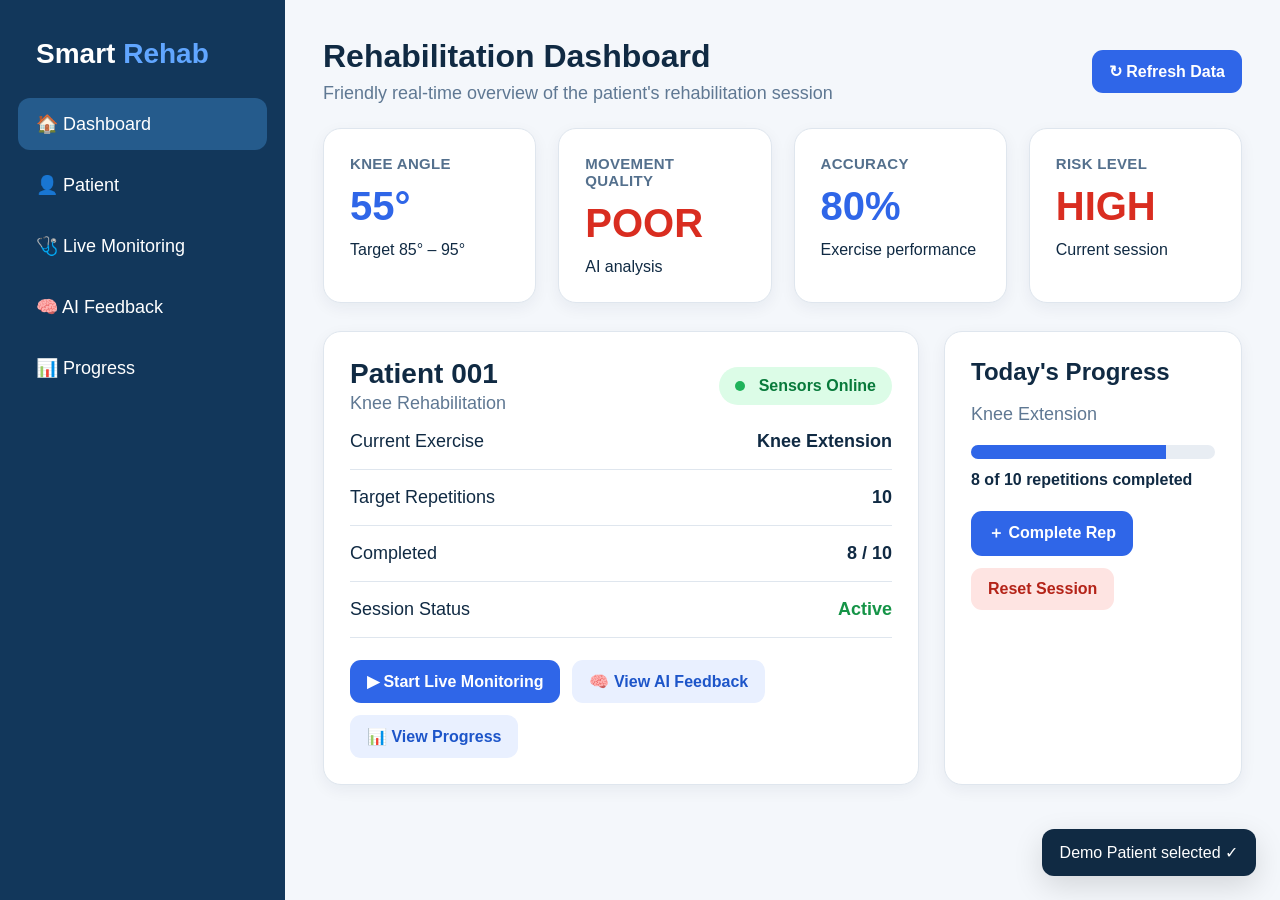
<file: index.html>
<!doctype html>
<html lang="en">
<head>
<meta charset="utf-8">
<meta name="viewport" content="width=device-width, initial-scale=1">
<title>Smart Rehab - Friendly Dashboard</title>
<style>
:root{
  --nav:#12375b; --nav2:#1f5a8d; --blue:#2f66e8; --text:#102a43;
  --muted:#5f7893; --bg:#f4f7fb; --card:#fff; --line:#dfe6ee;
  --green:#159447; --red:#d92d20; --orange:#e98b18;
}
*{box-sizing:border-box} body{margin:0;font-family:Arial,Helvetica,sans-serif;background:var(--bg);color:var(--text)}
button{font:inherit}
.app{display:flex;min-height:100vh}
.sidebar{width:285px;background:var(--nav);color:#fff;padding:28px 18px;flex-shrink:0}
.logo{font-size:28px;font-weight:800;padding:10px 18px 28px}.logo span{color:#61a6ff}
.nav{display:grid;gap:9px}.nav button{border:0;background:transparent;color:#fff;text-align:left;padding:15px 18px;border-radius:12px;font-size:18px;cursor:pointer}
.nav button:hover,.nav button.active{background:#255b8c}.nav button:focus{outline:3px solid #8bc3ff;outline-offset:2px}
.main{flex:1;padding:38px;min-width:0;overflow:hidden}
.top{display:flex;justify-content:space-between;align-items:center;gap:16px;margin-bottom:24px}
h1{font-size:32px;margin:0 0 8px}.sub{font-size:18px;color:var(--muted)}
.page{display:none}.page.active{display:block}
.cards{display:grid;grid-template-columns:repeat(4,minmax(180px,1fr));gap:22px;margin-bottom:28px}
.card,.panel{background:var(--card);border:1px solid var(--line);border-radius:18px;padding:26px;box-shadow:0 5px 16px rgba(16,42,67,.06)}
.label{color:#54708d;font-weight:700;font-size:15px;text-transform:uppercase;letter-spacing:.3px}.value{font-size:40px;font-weight:800;margin:12px 0;color:var(--blue)}
.value.red{color:var(--red)}.value.green{color:var(--green)}
.grid2{display:grid;grid-template-columns:minmax(0,2fr) minmax(280px,1fr);gap:25px}
.patient-title{font-size:28px;font-weight:800;margin-bottom:3px}.small{color:var(--muted);font-size:18px}
.row{display:flex;justify-content:space-between;gap:20px;padding:17px 0;border-bottom:1px solid var(--line);font-size:18px}.row:last-child{border-bottom:0}
.badge{display:inline-flex;align-items:center;gap:7px;background:#dcfce7;color:#087a3b;border-radius:22px;padding:10px 16px;font-weight:700}
.progress{height:14px;background:#e8edf3;border-radius:20px;overflow:hidden;margin:20px 0 12px}.bar{height:100%;background:var(--blue);width:80%;transition:width .35s}
.actions{display:flex;flex-wrap:wrap;gap:12px;margin-top:22px}
.action{border:0;border-radius:11px;padding:12px 17px;background:#e9f0ff;color:#1d55c9;font-weight:700;cursor:pointer}.action:hover{background:#d8e5ff}.action.primary{background:var(--blue);color:#fff}.action.danger{background:#fee4e2;color:#b42318}
.action:focus{outline:3px solid #9fc2ff;outline-offset:2px}
.notice{padding:17px;border-radius:13px;margin:12px 0;background:#f1f6ff;border-left:5px solid var(--blue)}
.notice.high{background:#fff0ef;border-left-color:var(--red)}.notice.good{background:#effcf4;border-left-color:var(--green)}
.section-title{font-size:24px;margin:0 0 18px}.list{display:grid;gap:12px}.sensor{display:flex;justify-content:space-between;padding:15px;border:1px solid var(--line);border-radius:12px;background:#fbfcfe}
.dot{width:10px;height:10px;border-radius:50%;background:#20b35b;display:inline-block;margin-right:7px}.dot.off{background:#aaa}
.range{width:100%;accent-color:var(--blue)}
.statgrid{display:grid;grid-template-columns:repeat(3,1fr);gap:15px}.mini{background:#f7f9fc;border:1px solid var(--line);border-radius:13px;padding:18px}.mini strong{font-size:28px;display:block;margin-top:7px}
.toast{position:fixed;right:24px;bottom:24px;background:#102a43;color:white;padding:14px 18px;border-radius:12px;box-shadow:0 10px 30px #0002;display:none;z-index:10}.toast.show{display:block}
select,input{width:100%;padding:12px;border:1px solid #cbd5e1;border-radius:10px;font-size:16px;margin-top:7px}
label{display:block;font-weight:700;margin:14px 0}.score{font-size:55px;font-weight:800;color:var(--blue)}
@media(max-width:1050px){.sidebar{width:220px}.cards{grid-template-columns:repeat(2,1fr)}.grid2{grid-template-columns:1fr}}
@media(max-width:700px){.app{display:block}.sidebar{width:100%;padding:14px}.logo{padding:8px 10px 14px}.nav{display:flex;overflow:auto}.nav button{white-space:nowrap;font-size:15px;padding:12px}.main{padding:20px 14px}.cards{grid-template-columns:1fr}.statgrid{grid-template-columns:1fr}.top{display:block}}
</style>
</head>
<body>
<div class="app">
<aside class="sidebar">
  <div class="logo">Smart <span>Rehab</span></div>
  <nav class="nav" aria-label="Main navigation">
    <button class="active" data-page="dashboard">🏠 Dashboard</button>
    <button data-page="patient">👤 Patient</button>
    <button data-page="live">🩺 Live Monitoring</button>
    <button data-page="feedback">🧠 AI Feedback</button>
    <button data-page="progress">📊 Progress</button>
  </nav>
</aside>

<main class="main">
<!-- DASHBOARD -->
<section id="dashboard" class="page active">
 <div class="top"><div><h1>Rehabilitation Dashboard</h1><div class="sub">Friendly real-time overview of the patient's rehabilitation session</div></div>
 <button class="action primary" id="refreshBtn">↻ Refresh Data</button></div>

 <div class="cards">
  <div class="card"><div class="label">Knee Angle</div><div class="value" id="dashAngle">55°</div><div>Target 85° – 95°</div></div>
  <div class="card"><div class="label">Movement Quality</div><div class="value red" id="dashQuality">POOR</div><div>AI analysis</div></div>
  <div class="card"><div class="label">Accuracy</div><div class="value" id="dashAccuracy">80%</div><div>Exercise performance</div></div>
  <div class="card"><div class="label">Risk Level</div><div class="value red" id="dashRisk">HIGH</div><div id="riskText">Current session</div></div>
 </div>

 <div class="grid2">
  <div class="panel">
   <div style="display:flex;justify-content:space-between;gap:15px;align-items:center;flex-wrap:wrap">
    <div><div class="patient-title">Patient 001</div><div class="small">Knee Rehabilitation</div></div>
    <span class="badge"><span class="dot"></span>Sensors Online</span>
   </div>
   <div class="row"><span>Current Exercise</span><strong id="exerciseName">Knee Extension</strong></div>
   <div class="row"><span>Target Repetitions</span><strong id="targetReps">10</strong></div>
   <div class="row"><span>Completed</span><strong><span id="completedReps">8</span> / 10</strong></div>
   <div class="row"><span>Session Status</span><strong style="color:var(--green)">Active</strong></div>
   <div class="actions">
    <button class="action primary" data-page="live">▶ Start Live Monitoring</button>
    <button class="action" data-page="feedback">🧠 View AI Feedback</button>
    <button class="action" data-page="progress">📊 View Progress</button>
   </div>
  </div>
  <div class="panel">
   <h2 class="section-title">Today's Progress</h2>
   <div class="small">Knee Extension</div>
   <div class="progress"><div class="bar" id="progressBar"></div></div>
   <strong><span id="progressReps">8</span> of 10 repetitions completed</strong>
   <div class="actions"><button class="action primary" id="addRep">＋ Complete Rep</button><button class="action danger" id="resetSession">Reset Session</button></div>
  </div>
 </div>
</section>

<!-- PATIENT -->
<section id="patient" class="page">
 <div class="top">
  <div><h1>Patient Management</h1><div class="sub">Add and manage patients for rehabilitation sessions</div></div>
  <button class="action primary" id="openAddPatient">＋ Add Patient</button>
 </div>

 <div class="grid2">
  <div class="panel">
   <h2 class="section-title">Current Patient</h2>
   <div id="currentPatientCard">
    <div class="patient-title" id="patientDisplayName">Demo Patient</div>
    <div class="small" id="patientDisplayId">Patient 001</div>
    <div class="row"><span>Exercise</span><strong id="patientDisplayExercise">Knee Rehabilitation</strong></div>
    <div class="row"><span>Status</span><strong style="color:var(--green)">Active</strong></div>
   </div>
   <div class="actions">
    <button class="action primary" data-page="live">Start Session</button>
    <button class="action" data-page="progress">See History</button>
   </div>
  </div>

  <div class="panel">
   <h2 class="section-title">Patient List</h2>
   <div id="patientList" class="list"></div>
   <div class="notice" style="margin-top:18px">
    <strong>Tip:</strong> Select a patient before starting live monitoring.
   </div>
  </div>
 </div>

 <div class="panel" style="margin-top:22px">
  <h2 class="section-title">Rehabilitation Plan</h2>
  <label>Exercise
   <select id="exerciseSelect">
    <option>Knee Extension</option>
    <option>Chair Sit-to-Stand</option>
    <option>Shoulder Raise</option>
    <option>Posture Training</option>
   </select>
  </label>
  <div class="actions">
   <button class="action primary" id="saveExercise">Save Exercise Plan</button>
  </div>
 </div>

 <div class="panel" id="addPatientPanel" style="margin-top:22px;display:none">
  <h2 class="section-title">Add New Patient</h2>
  <form id="patientForm">
   <label>Patient ID
    <input id="newPatientId" required placeholder="Example: Patient 002">
   </label>
   <label>Patient Name
    <input id="newPatientName" required placeholder="Enter patient name">
   </label>
   <label>Exercise
    <select id="newPatientExercise">
     <option>Knee Extension</option>
     <option>Chair Sit-to-Stand</option>
     <option>Shoulder Raise</option>
     <option>Posture Training</option>
    </select>
   </label>
   <div class="actions">
    <button type="submit" class="action primary">✓ Add Patient</button>
    <button type="button" class="action" id="cancelAddPatient">Cancel</button>
   </div>
  </form>
 </div>
</section>

<!-- LIVE -->
<section id="live" class="page">
 <div class="top"><div><h1>Live Monitoring</h1><div class="sub">Simulated wearable sensor readings</div></div><span class="badge"><span class="dot"></span>Live</span></div>
 <div class="panel">
  <h2 class="section-title">Movement Sensors</h2>
  <div class="statgrid">
   <div class="mini">Knee Angle<strong id="liveAngle">55°</strong></div>
   <div class="mini">sEMG Activity<strong id="liveEmg">68%</strong></div>
   <div class="mini">Sensor Quality<strong id="liveQuality">94%</strong></div>
  </div>
  <label>Knee angle: <span id="angleInputValue">55°</span>
   <input class="range" id="angleInput" type="range" min="40" max="110" value="55">
  </label>
  <div id="liveMessage" class="notice high"><strong>Attention:</strong> knee angle is below the recommended 85°–95° range.</div>
  <div class="actions">
   <button class="action primary" id="analyzeBtn">🧠 Analyze Movement</button>
   <button class="action" id="simulateCorrect">✓ Simulate Correct</button>
   <button class="action danger" id="simulateError">⚠ Simulate Error</button>
  </div>
 </div>
 <div class="panel" style="margin-top:22px">
  <h2 class="section-title">Connected Sensors</h2>
  <div class="list">
   <div class="sensor"><span>Torso IMU</span><strong>Online</strong></div>
   <div class="sensor"><span>Wrist / Elbow IMUs</span><strong>Online</strong></div>
   <div class="sensor"><span>Knee / Ankle IMUs</span><strong>Online</strong></div>
   <div class="sensor"><span>sEMG electrodes</span><strong>Online</strong></div>
  </div>
 </div>
</section>

<!-- FEEDBACK -->
<section id="feedback" class="page">
 <div class="top"><div><h1>AI Feedback</h1><div class="sub">Simple guidance based on movement analysis</div></div></div>
 <div class="grid2">
  <div class="panel">
   <h2 class="section-title">Current Assessment</h2>
   <div id="feedbackBox" class="notice high"><strong>High Risk:</strong> Your knee is not reaching the recommended movement range.</div>
   <div class="row"><span>Movement</span><strong id="fbMovement">Incorrect</strong></div>
   <div class="row"><span>Risk</span><strong id="fbRisk" style="color:var(--red)">HIGH</strong></div>
   <div class="row"><span>Target</span><strong>85° – 95°</strong></div>
  </div>
  <div class="panel">
   <h2 class="section-title">What to do</h2>
   <ol style="line-height:2;font-size:17px">
    <li>Move slowly and keep your posture stable.</li>
    <li>Try to reach the recommended knee angle.</li>
    <li>Stop if you feel pain and follow your clinician's advice.</li>
   </ol>
   <button class="action primary" id="feedbackDone">✓ Mark Feedback Reviewed</button>
  </div>
 </div>
</section>

<!-- PROGRESS -->
<section id="progress" class="page">
 <div class="top">
  <div><h1>Progress & Comparison</h1><div class="sub">Compare previous rehabilitation data with today's exercise</div></div>
  <button class="action primary" id="reportBtn">Generate Session Summary</button>
 </div>

 <div class="panel" style="margin-bottom:22px">
  <h2 class="section-title">Before vs After Exercise</h2>
  <div class="statgrid">
   <div class="mini">
    <span class="small">Previous Session</span>
    <strong id="beforeAccuracy">72%</strong>
    Accuracy
   </div>
   <div class="mini">
    <span class="small">Current Session</span>
    <strong id="afterAccuracy">80%</strong>
    Accuracy
   </div>
   <div class="mini">
    <span class="small">Improvement</span>
    <strong id="accuracyChange">+8%</strong>
    <span id="accuracyChangeText">Better than previous session</span>
   </div>
  </div>

  <div class="row" style="margin-top:12px">
   <span>Previous knee angle</span><strong id="beforeAngle">68°</strong>
  </div>
  <div class="row">
   <span>Current knee angle</span><strong id="afterAngle">55°</strong>
  </div>
  <div class="row">
   <span>Previous completed repetitions</span><strong id="beforeReps">6 / 10</strong>
  </div>
  <div class="row">
   <span>Current completed repetitions</span><strong id="afterReps">8 / 10</strong>
  </div>

  <div id="comparisonMessage" class="notice good">
   <strong>Progress:</strong> Today's completion is higher than the previous session.
  </div>
 </div>

 <div class="grid2">
  <div class="panel">
   <h2 class="section-title">Session History</h2>
   <div class="list" id="historyList">
    <div class="sensor">
      <div><strong>Today</strong><div class="small">Knee Extension • 8/10 reps</div></div>
      <strong>80%</strong>
    </div>
    <div class="sensor">
      <div><strong>Previous Session</strong><div class="small">Knee Extension • 6/10 reps</div></div>
      <strong>72%</strong>
    </div>
    <div class="sensor">
      <div><strong>Earlier Session</strong><div class="small">Knee Extension • 5/10 reps</div></div>
      <strong>65%</strong>
    </div>
   </div>
   <div class="actions">
    <button class="action" id="viewOlderBtn">View Older Data</button>
    <button class="action" id="exportBtn">Export Summary</button>
   </div>
   <div id="olderData" class="notice" style="display:none">
    <strong>Older record:</strong> 58% accuracy, 4/10 repetitions, average knee angle 62°. This can be used as a baseline for long-term improvement.
   </div>
  </div>

  <div class="panel">
   <h2 class="section-title">Overall Progress</h2>
   <div class="progress"><div class="bar" id="pgBar"></div></div>
   <p><strong id="pgText">8 of 10 repetitions completed.</strong></p>
   <div class="statgrid">
    <div class="mini"><span class="small">Accuracy</span><strong id="pgAccuracy">80%</strong></div>
    <div class="mini"><span class="small">Completed</span><strong id="pgCompleted">8/10</strong></div>
    <div class="mini"><span class="small">Overall</span><strong id="pgOverall">82</strong></div>
   </div>
   <div class="actions">
    <button class="action primary" data-page="live">Continue Exercise</button>
    <button class="action" data-page="feedback">View AI Feedback</button>
   </div>
   <div id="report" class="notice" style="display:none"></div>
  </div>
 </div>
</section>
</main>
</div>
<div class="toast" id="toast" aria-live="polite"></div>

<script>
(function(){
 const pages=[...document.querySelectorAll('.page')];
 const nav=[...document.querySelectorAll('.nav button')];
 const toast=document.getElementById('toast');
 let reps=8, angle=55, accuracy=80;
 const previousSession={accuracy:72, reps:6, kneeAngle:68};

 function showToast(msg){
   toast.textContent=msg; toast.classList.add('show');
   clearTimeout(showToast.t); showToast.t=setTimeout(()=>toast.classList.remove('show'),2200);
 }
 function go(page){
   pages.forEach(p=>p.classList.toggle('active',p.id===page));
   nav.forEach(b=>b.classList.toggle('active',b.dataset.page===page));
   window.scrollTo({top:0,behavior:'smooth'});
 }
 document.querySelectorAll('[data-page]').forEach(b=>b.addEventListener('click',()=>go(b.dataset.page)));

 const patients = [
   {id:"Patient 001", name:"Demo Patient", exercise:"Knee Extension", status:"Active"}
 ];
 let currentPatient = patients[0];

 function renderPatients(){
   const list=document.getElementById('patientList');
   list.innerHTML='';
   patients.forEach((p)=>{
     const item=document.createElement('div');
     item.className='sensor';
     item.style.cursor='pointer';
     item.innerHTML='<div><strong>'+escapeHtml(p.name)+'</strong><div class="small">'+escapeHtml(p.id)+' • '+escapeHtml(p.exercise)+'</div></div><button type="button" class="action">Select</button>';
     item.querySelector('button').addEventListener('click',()=>selectPatient(p.id));
     list.appendChild(item);
   });
 }
 function escapeHtml(v){
   return String(v).replace(/[&<>"']/g,m=>({'&':'&amp;','<':'&lt;','>':'&gt;','"':'&quot;',"'":'&#039;'}[m]));
 }
 function selectPatient(id){
   const p=patients.find(x=>x.id===id);
   if(!p) return;
   currentPatient=p;
   document.getElementById('patientDisplayName').textContent=p.name;
   document.getElementById('patientDisplayId').textContent=p.id;
   document.getElementById('patientDisplayExercise').textContent=p.exercise;
   document.getElementById('exerciseSelect').value=p.exercise;
   document.getElementById('exerciseName').textContent=p.exercise;
   showToast(p.name+' selected ✓');
 }
 document.getElementById('openAddPatient').addEventListener('click',()=>{
   const panel=document.getElementById('addPatientPanel');
   panel.style.display='block';
   document.getElementById('newPatientId').focus();
 });
 document.getElementById('cancelAddPatient').addEventListener('click',()=>{
   document.getElementById('addPatientPanel').style.display='none';
 });
 document.getElementById('patientForm').addEventListener('submit',(e)=>{
   e.preventDefault();
   const id=document.getElementById('newPatientId').value.trim();
   const name=document.getElementById('newPatientName').value.trim();
   const exercise=document.getElementById('newPatientExercise').value;
   if(!id || !name){showToast('Please enter patient ID and name');return;}
   if(patients.some(p=>p.id.toLowerCase()===id.toLowerCase())){
     showToast('That Patient ID already exists');return;
   }
   const p={id,name,exercise,status:"Active"};
   patients.push(p);
   document.getElementById('patientForm').reset();
   document.getElementById('addPatientPanel').style.display='none';
   selectPatient(p.id);
   renderPatients();
   showToast(name+' added successfully ✓');
 });
 renderPatients();

 function update(){
   angle=Math.max(40,Math.min(110,Number(angle)));
   document.getElementById('dashAngle').textContent=angle+'°';
   document.getElementById('liveAngle').textContent=angle+'°';
   document.getElementById('angleInput').value=angle;
   document.getElementById('angleInputValue').textContent=angle+'°';

   const correct=angle>=85 && angle<=95;
   const quality=correct?'GOOD':'POOR';
   const risk=correct?'LOW':'HIGH';
   document.getElementById('dashQuality').textContent=quality;
   document.getElementById('dashQuality').className='value '+(correct?'green':'red');
   document.getElementById('dashRisk').textContent=risk;
   document.getElementById('dashRisk').className='value '+(correct?'green':'red');
   document.getElementById('riskText').textContent=correct?'Movement is within target range':'Current session';
   document.getElementById('liveMessage').className='notice '+(correct?'good':'high');
   document.getElementById('liveMessage').innerHTML=correct
      ? '<strong>Great:</strong> knee angle is within the recommended 85°–95° range.'
      : '<strong>Attention:</strong> knee angle is below or above the recommended 85°–95° range.';
   document.getElementById('feedbackBox').className='notice '+(correct?'good':'high');
   document.getElementById('feedbackBox').innerHTML=correct
      ? '<strong>Low Risk:</strong> Your movement is within the recommended range. Keep the same controlled motion.'
      : '<strong>High Risk:</strong> Your knee movement is outside the recommended range. Try a slower, controlled movement.';
   document.getElementById('fbMovement').textContent=correct?'Correct':'Incorrect';
   document.getElementById('fbRisk').textContent=risk;
   document.getElementById('fbRisk').style.color=correct?'var(--green)':'var(--red)';
   document.getElementById('dashAccuracy').textContent=accuracy+'%';
   document.getElementById('pgAccuracy').textContent=accuracy+'%';
   document.getElementById('completedReps').textContent=reps;
   document.getElementById('progressReps').textContent=reps;
   document.getElementById('pgCompleted').textContent=reps+'/10';
   const pct=Math.round(reps/10*100);
   document.getElementById('progressBar').style.width=pct+'%';
   document.getElementById('pgBar').style.width=pct+'%';
   document.getElementById('pgText').textContent=reps+' of 10 repetitions completed.';
   document.getElementById('pgOverall').textContent=Math.round((accuracy+ (correct?90:75))/2);

   const accDiff=accuracy-previousSession.accuracy;
   const repDiff=reps-previousSession.reps;
   const angleDiff=angle-previousSession.kneeAngle;
   document.getElementById('beforeAccuracy').textContent=previousSession.accuracy+'%';
   document.getElementById('afterAccuracy').textContent=accuracy+'%';
   document.getElementById('accuracyChange').textContent=(accDiff>=0?'+':'')+accDiff+'%';
   document.getElementById('accuracyChangeText').textContent=accDiff>=0?'Better than previous session':'Lower than previous session';
   document.getElementById('beforeAngle').textContent=previousSession.kneeAngle+'°';
   document.getElementById('afterAngle').textContent=angle+'°';
   document.getElementById('beforeReps').textContent=previousSession.reps+' / 10';
   document.getElementById('afterReps').textContent=reps+' / 10';

   const comparison=document.getElementById('comparisonMessage');
   if(accDiff>0 || repDiff>0){
      comparison.className='notice good';
      comparison.innerHTML='<strong>Improvement:</strong> Current accuracy is '+Math.abs(accDiff)+' percentage points '+(accDiff>=0?'higher':'lower')+' and completed repetitions are '+Math.abs(repDiff)+' '+(repDiff>=0?'more':'fewer')+' than the previous session.';
   }else{
      comparison.className='notice high';
      comparison.innerHTML='<strong>Comparison:</strong> Today’s performance has not improved yet. Keep practicing with controlled movement.';
   }
 }
 document.getElementById('angleInput').addEventListener('input',e=>{angle=Number(e.target.value);update()});
 document.getElementById('simulateCorrect').addEventListener('click',()=>{angle=90;accuracy=Math.min(100,accuracy+2);update();showToast('Correct movement simulated ✓')});
 document.getElementById('simulateError').addEventListener('click',()=>{angle=55;accuracy=Math.max(0,accuracy-2);update();showToast('Movement error simulated ⚠')});
 document.getElementById('analyzeBtn').addEventListener('click',()=>{update();showToast(angle>=85&&angle<=95?'AI: Correct movement':'AI: Incorrect movement — feedback updated')});
 document.getElementById('addRep').addEventListener('click',()=>{if(reps<10){reps++;accuracy=Math.min(100,accuracy+(angle>=85&&angle<=95?2:0));update();showToast('Repetition completed ✓')}else showToast('Target of 10 repetitions reached')});
 document.getElementById('resetSession').addEventListener('click',()=>{reps=0;accuracy=0;update();showToast('Session reset')});
 document.getElementById('refreshBtn').addEventListener('click',()=>{update();showToast('Dashboard refreshed')});
 document.getElementById('saveExercise').addEventListener('click',()=>{
   const ex=document.getElementById('exerciseSelect').value;
   currentPatient.exercise=ex;
   document.getElementById('exerciseName').textContent=ex;
   document.getElementById('patientDisplayExercise').textContent=ex;
   renderPatients();
   showToast('Exercise plan saved ✓');
   go('dashboard');
 });
 document.getElementById('feedbackDone').addEventListener('click',()=>showToast('Feedback marked as reviewed ✓'));
 document.getElementById('reportBtn').addEventListener('click',()=>{
   const r=document.getElementById('report'); r.style.display='block';
   r.innerHTML='<strong>Before → After Summary:</strong> Accuracy '+previousSession.accuracy+'% → '+accuracy+'%; repetitions '+previousSession.reps+'/10 → '+reps+'/10; knee angle '+previousSession.kneeAngle+'° → '+angle+'°. Use this comparison to track rehabilitation progress over time.';
   showToast('Comparison summary generated ✓');
 });
 document.getElementById('viewOlderBtn').addEventListener('click',()=>{
   const box=document.getElementById('olderData');
   box.style.display=box.style.display==='none'?'block':'none';
   showToast(box.style.display==='block'?'Older data shown':'Older data hidden');
 });
 document.getElementById('exportBtn').addEventListener('click',()=>{
   const text='Smart Rehab Summary\nPatient: '+currentPatient.name+' ('+currentPatient.id+')\nPrevious accuracy: '+previousSession.accuracy+'%\nCurrent accuracy: '+accuracy+'%\nPrevious repetitions: '+previousSession.reps+'/10\nCurrent repetitions: '+reps+'/10\nPrevious knee angle: '+previousSession.kneeAngle+'°\nCurrent knee angle: '+angle+'°';
   const blob=new Blob([text],{type:'text/plain'});
   const url=URL.createObjectURL(blob);
   const a=document.createElement('a'); a.href=url; a.download='smart-rehab-summary.txt'; a.click();
   URL.revokeObjectURL(url);
   showToast('Summary exported ✓');
 });
 update();
 selectPatient(currentPatient.id);
})();
</script>
</body>
</html>
</file>
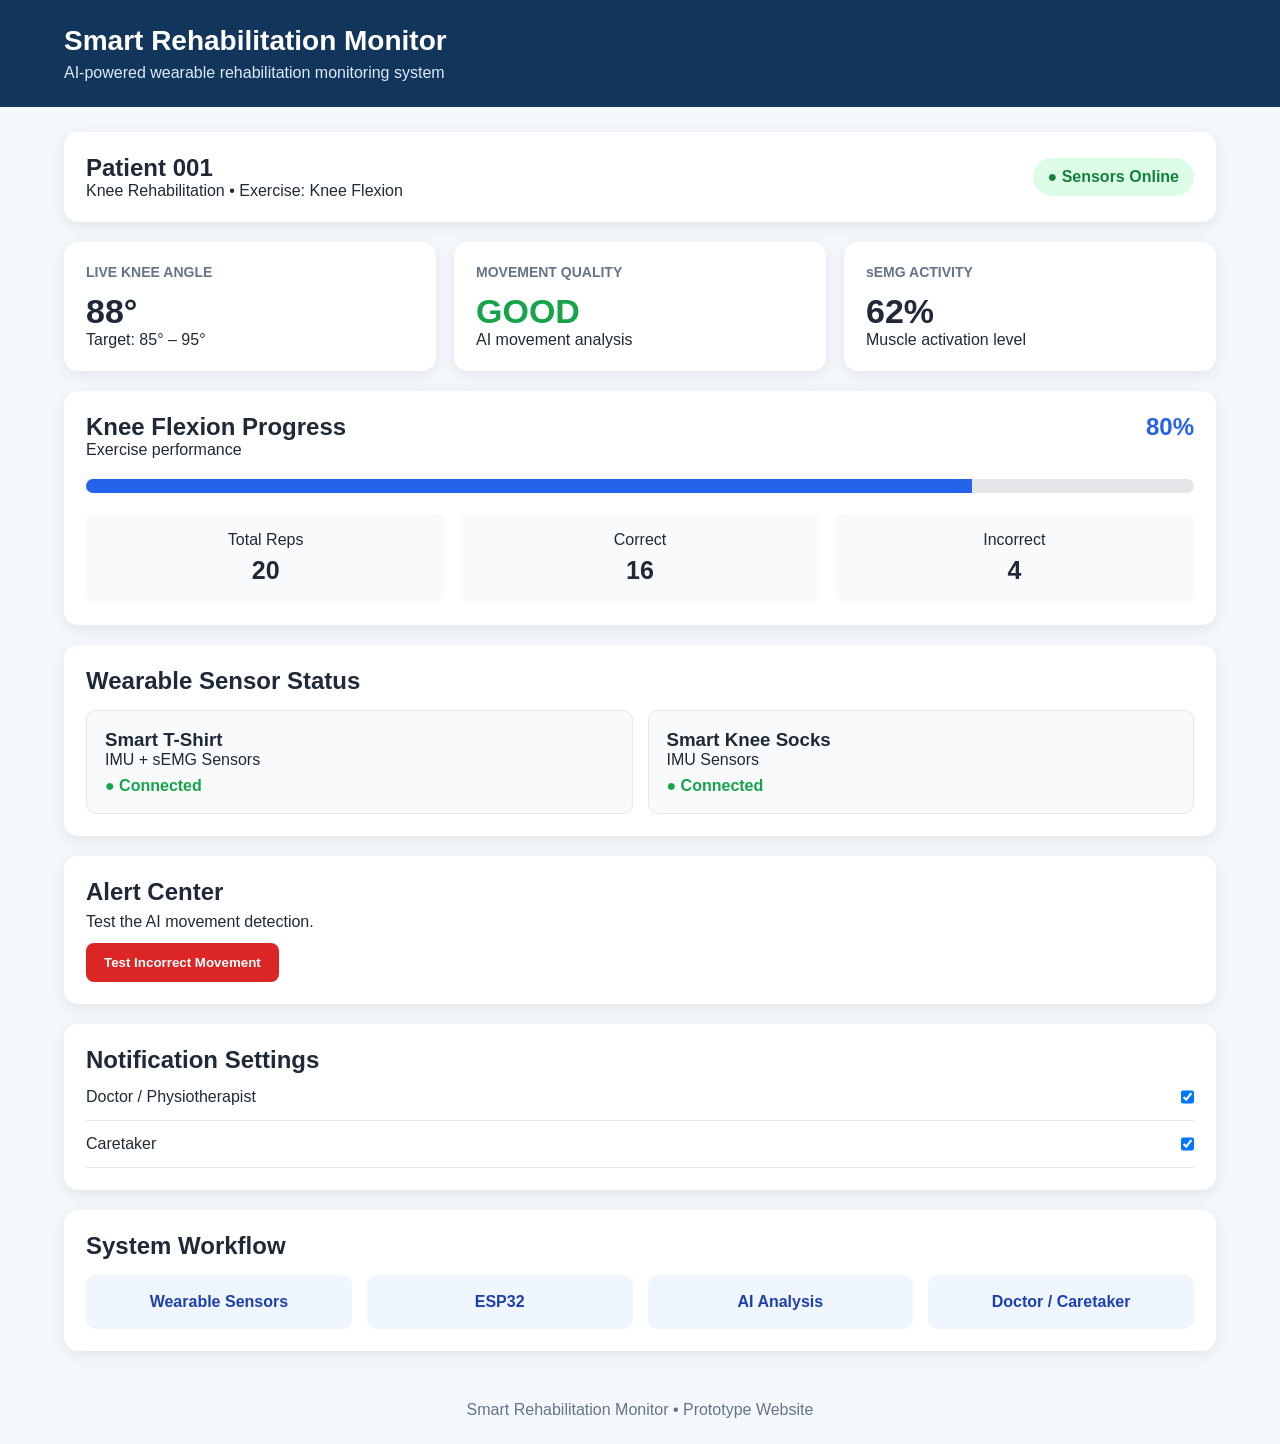
<file: index(4).html>
<!DOCTYPE html>
<html lang="en">
<head>
<meta charset="UTF-8">
<meta name="viewport" content="width=device-width, initial-scale=1.0">
<title>Smart Rehabilitation Monitor</title>
<style>
*{box-sizing:border-box;margin:0;padding:0}
body{font-family:Arial,sans-serif;background:#f4f7fb;color:#1f2937}
header{background:#12355b;color:white;padding:25px 5%}
header h1{font-size:28px}
header p{margin-top:7px;color:#dbeafe}
.container{width:90%;max-width:1200px;margin:25px auto}
.card,.monitor{background:white;border-radius:14px;padding:22px;margin-bottom:20px;box-shadow:0 4px 15px rgba(0,0,0,.08)}
.patient{display:flex;justify-content:space-between;align-items:center}
.status{background:#dcfce7;color:#15803d;padding:10px 15px;border-radius:20px;font-weight:bold}
.grid{display:grid;grid-template-columns:repeat(3,1fr);gap:18px}
.monitor h3{font-size:14px;color:#64748b;margin-bottom:12px}
.value{font-size:34px;font-weight:bold}
.good{color:#16a34a}.fair{color:#d97706}.poor{color:#dc2626}
.progress{height:14px;background:#e5e7eb;border-radius:20px;overflow:hidden;margin:20px 0}
.bar{height:100%;background:#2563eb;width:80%;transition:.4s}
.reps,.sensors,.workflow{display:grid;gap:15px}
.reps{grid-template-columns:repeat(3,1fr)}
.rep,.sensor,.step{background:#f8fafc;padding:18px;border-radius:10px;text-align:center}
.rep strong{display:block;font-size:25px;margin-top:7px}
.sensors{grid-template-columns:repeat(2,1fr)}
.sensor{text-align:left;border:1px solid #e5e7eb}
.online{color:#16a34a;font-weight:bold;margin-top:8px}
button{border:0;background:#dc2626;color:white;padding:12px 18px;border-radius:8px;font-weight:bold;cursor:pointer}
button:hover{background:#b91c1c}
.alert{padding:15px;border-radius:10px;margin-top:12px;display:flex;justify-content:space-between}
.high{background:#fee2e2;border-left:5px solid #dc2626}
.low{background:#dcfce7;border-left:5px solid #16a34a}
.alert p{margin-top:5px}
.notify{display:flex;justify-content:space-between;padding:14px 0;border-bottom:1px solid #e5e7eb}
.workflow{grid-template-columns:repeat(4,1fr);align-items:center}
.step{background:#eff6ff;color:#1e40af;font-weight:bold}
footer{text-align:center;color:#64748b;padding:25px}
@media(max-width:800px){.grid,.reps,.sensors,.workflow{grid-template-columns:1fr}.patient{display:block}.status{display:inline-block;margin-top:15px}}
</style>
</head>
<body>

<header>
<h1>Smart Rehabilitation Monitor</h1>
<p>AI-powered wearable rehabilitation monitoring system</p>
</header>

<main class="container">

<section class="card patient">
<div>
<h2>Patient 001</h2>
<p>Knee Rehabilitation • Exercise: Knee Flexion</p>
</div>
<div class="status">● Sensors Online</div>
</section>

<section class="grid">
<div class="monitor">
<h3>LIVE KNEE ANGLE</h3>
<div class="value" id="angle">88°</div>
<p>Target: 85° – 95°</p>
</div>
<div class="monitor">
<h3>MOVEMENT QUALITY</h3>
<div class="value good" id="quality">GOOD</div>
<p>AI movement analysis</p>
</div>
<div class="monitor">
<h3>sEMG ACTIVITY</h3>
<div class="value" id="semg">62%</div>
<p>Muscle activation level</p>
</div>
</section>

<section class="card">
<h2>Knee Flexion Progress <span id="accuracy" style="float:right;color:#2563eb">80%</span></h2>
<p>Exercise performance</p>
<div class="progress"><div class="bar" id="bar"></div></div>
<div class="reps">
<div class="rep">Total Reps<strong id="total">20</strong></div>
<div class="rep">Correct<strong id="correct">16</strong></div>
<div class="rep">Incorrect<strong id="incorrect">4</strong></div>
</div>
</section>

<section class="card">
<h2>Wearable Sensor Status</h2>
<div class="sensors" style="margin-top:15px">
<div class="sensor"><h3>Smart T-Shirt</h3><p>IMU + sEMG Sensors</p><p class="online">● Connected</p></div>
<div class="sensor"><h3>Smart Knee Socks</h3><p>IMU Sensors</p><p class="online">● Connected</p></div>
</div>
</section>

<section class="card">
<h2>Alert Center</h2>
<p style="margin:7px 0 12px">Test the AI movement detection.</p>
<button onclick="incorrectMovement()">Test Incorrect Movement</button>
<div id="alerts"></div>
</section>

<section class="card">
<h2>Notification Settings</h2>
<div class="notify"><span>Doctor / Physiotherapist</span><input type="checkbox" id="doctor" checked></div>
<div class="notify"><span>Caretaker</span><input type="checkbox" id="caretaker" checked></div>
</section>

<section class="card">
<h2>System Workflow</h2>
<div class="workflow" style="margin-top:15px">
<div class="step">Wearable Sensors</div>
<div class="step">ESP32</div>
<div class="step">AI Analysis</div>
<div class="step">Doctor / Caretaker</div>
</div>
</section>

</main>

<footer>Smart Rehabilitation Monitor • Prototype Website</footer>

<script>
let angle=88, semg=62, total=20, correct=16, incorrect=4;

function update(){
    document.getElementById("angle").textContent=angle+"°";
    document.getElementById("semg").textContent=semg+"%";
    document.getElementById("total").textContent=total;
    document.getElementById("correct").textContent=correct;
    document.getElementById("incorrect").textContent=incorrect;

    let accuracy=Math.round((correct/total)*100);
    document.getElementById("accuracy").textContent=accuracy+"%";
    document.getElementById("bar").style.width=accuracy+"%";

    let q=document.getElementById("quality");
    if(angle>=85 && angle<=95){
        q.textContent="GOOD";
        q.className="value good";
    }else if(angle>=70 && angle<=110){
        q.textContent="FAIR";
        q.className="value fair";
    }else{
        q.textContent="POOR";
        q.className="value poor";
    }
}

function incorrectMovement(){
    angle=55;
    semg=38;
    incorrect++;
    total++;
    update();

    let recipients=[];
    if(document.getElementById("doctor").checked) recipients.push("Doctor / Physiotherapist");
    if(document.getElementById("caretaker").checked) recipients.push("Caretaker");

    let box=document.createElement("div");
    box.className="alert high";
    box.innerHTML="<div><strong>HIGH RISK</strong><p>Incorrect knee movement detected. Knee angle: 55°. Target: 85°–95°.</p><small>Notification: "+(recipients.length?recipients.join(", "):"None")+"</small></div><small>"+new Date().toLocaleTimeString()+"</small>";
    document.getElementById("alerts").prepend(box);

    setTimeout(correctMovement,5000);
}

function correctMovement(){
    angle=90;
    semg=62;
    update();

    let box=document.createElement("div");
    box.className="alert low";
    box.innerHTML="<div><strong>LOW RISK</strong><p>Correct knee movement detected.</p></div><small>"+new Date().toLocaleTimeString()+"</small>";
    document.getElementById("alerts").prepend(box);
}

update();
</script>
</body>
</html>
</file>
